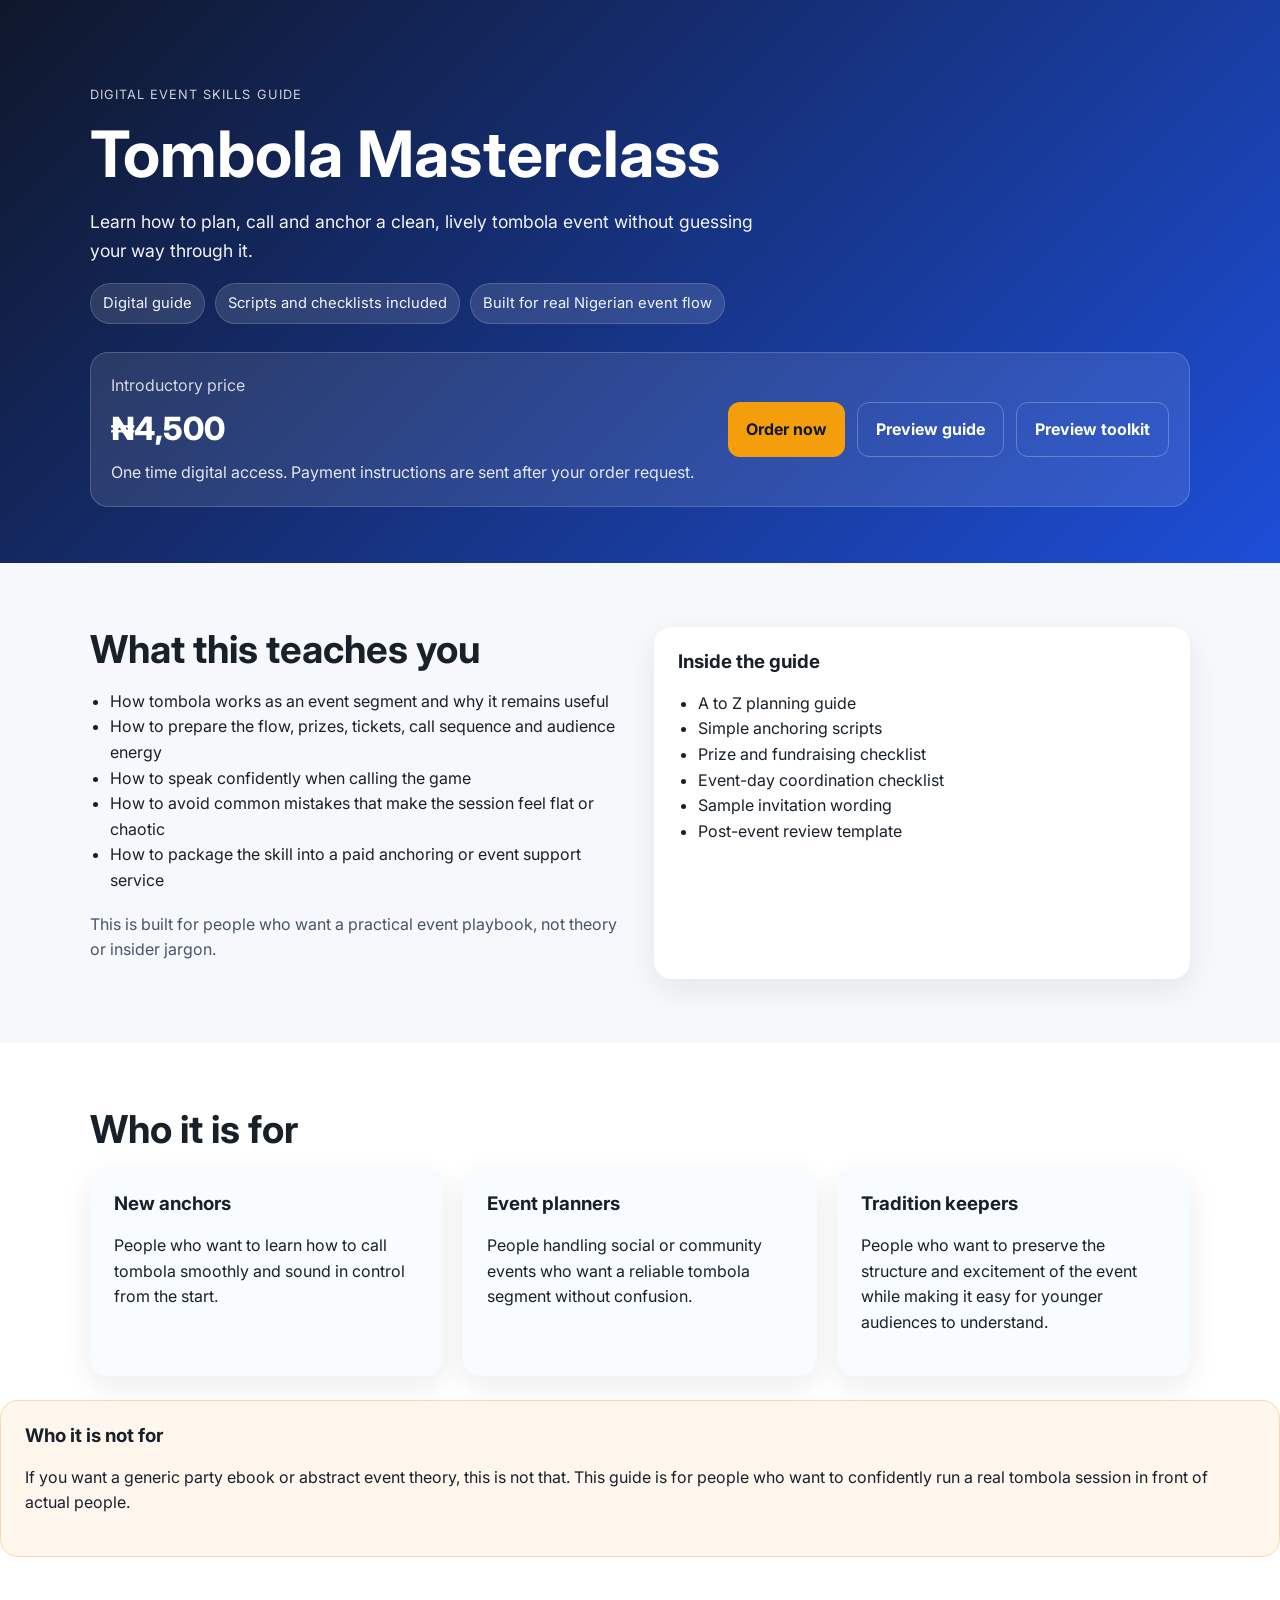
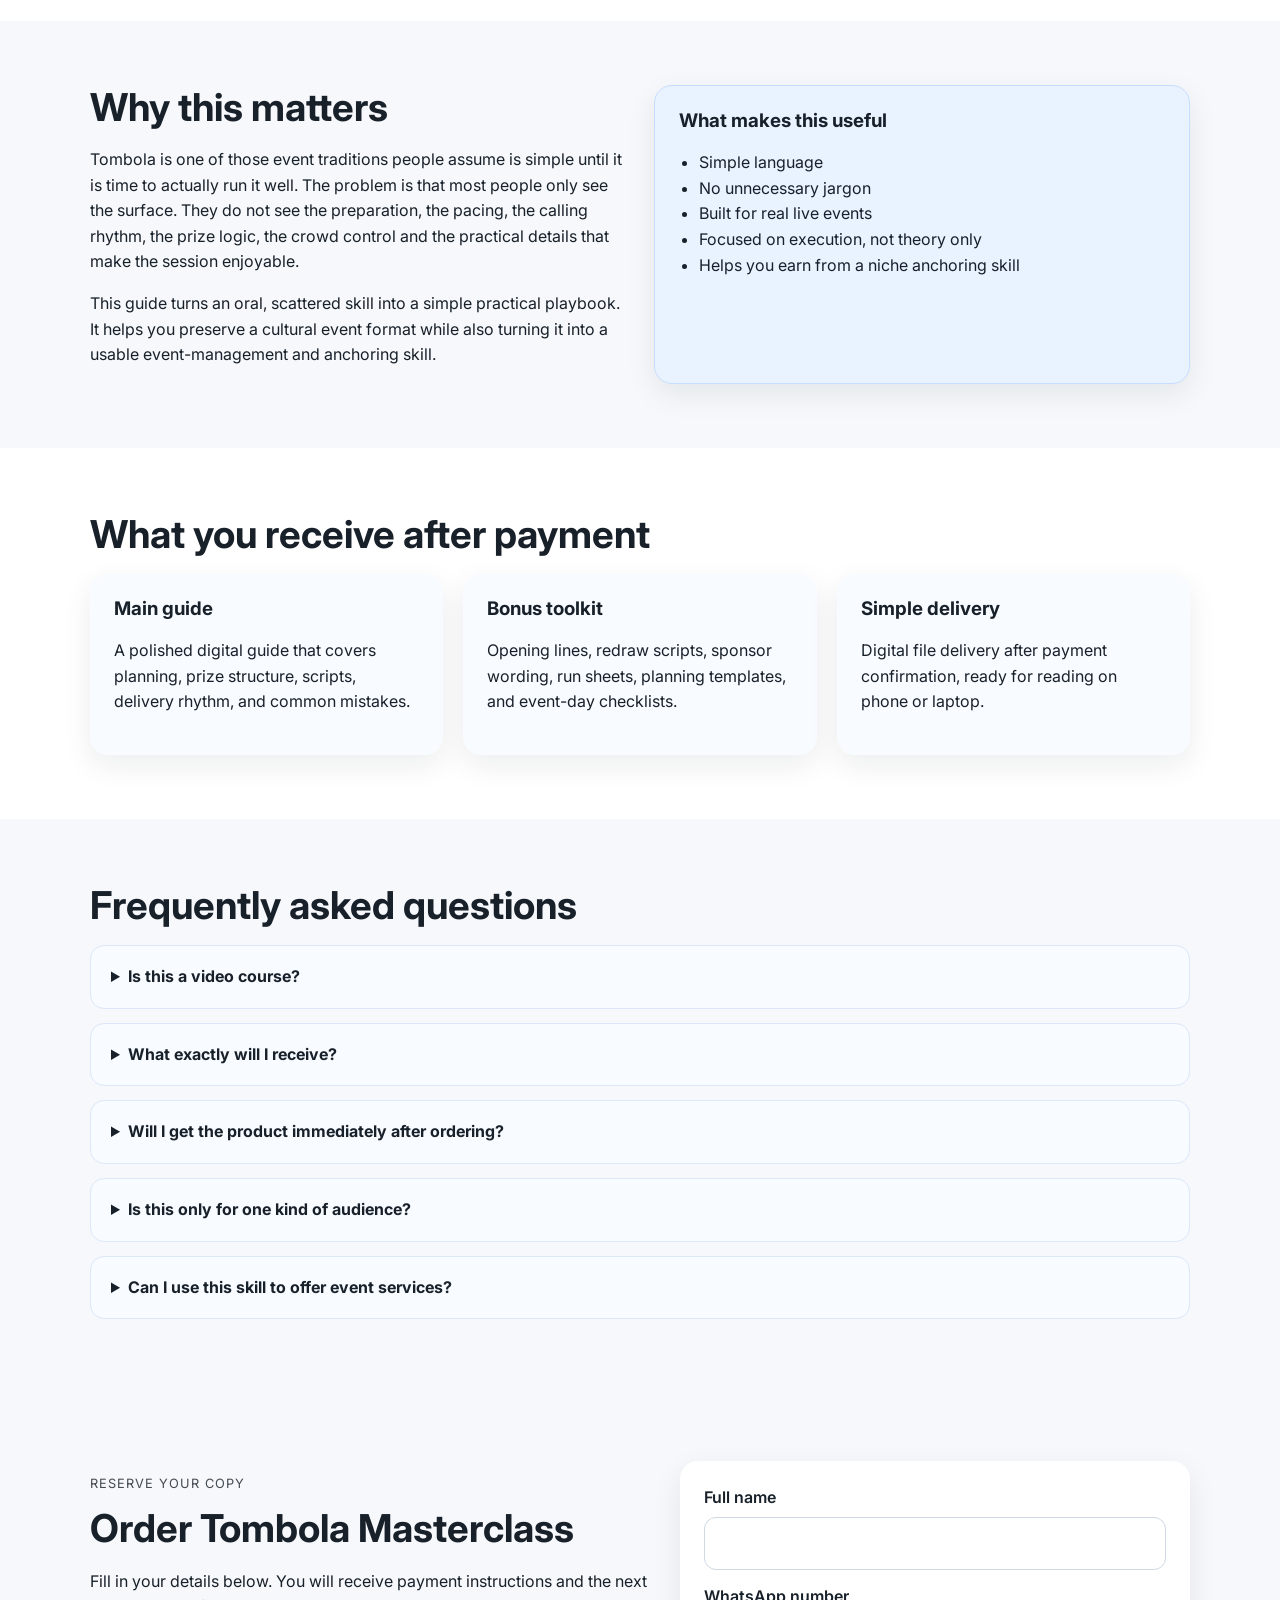
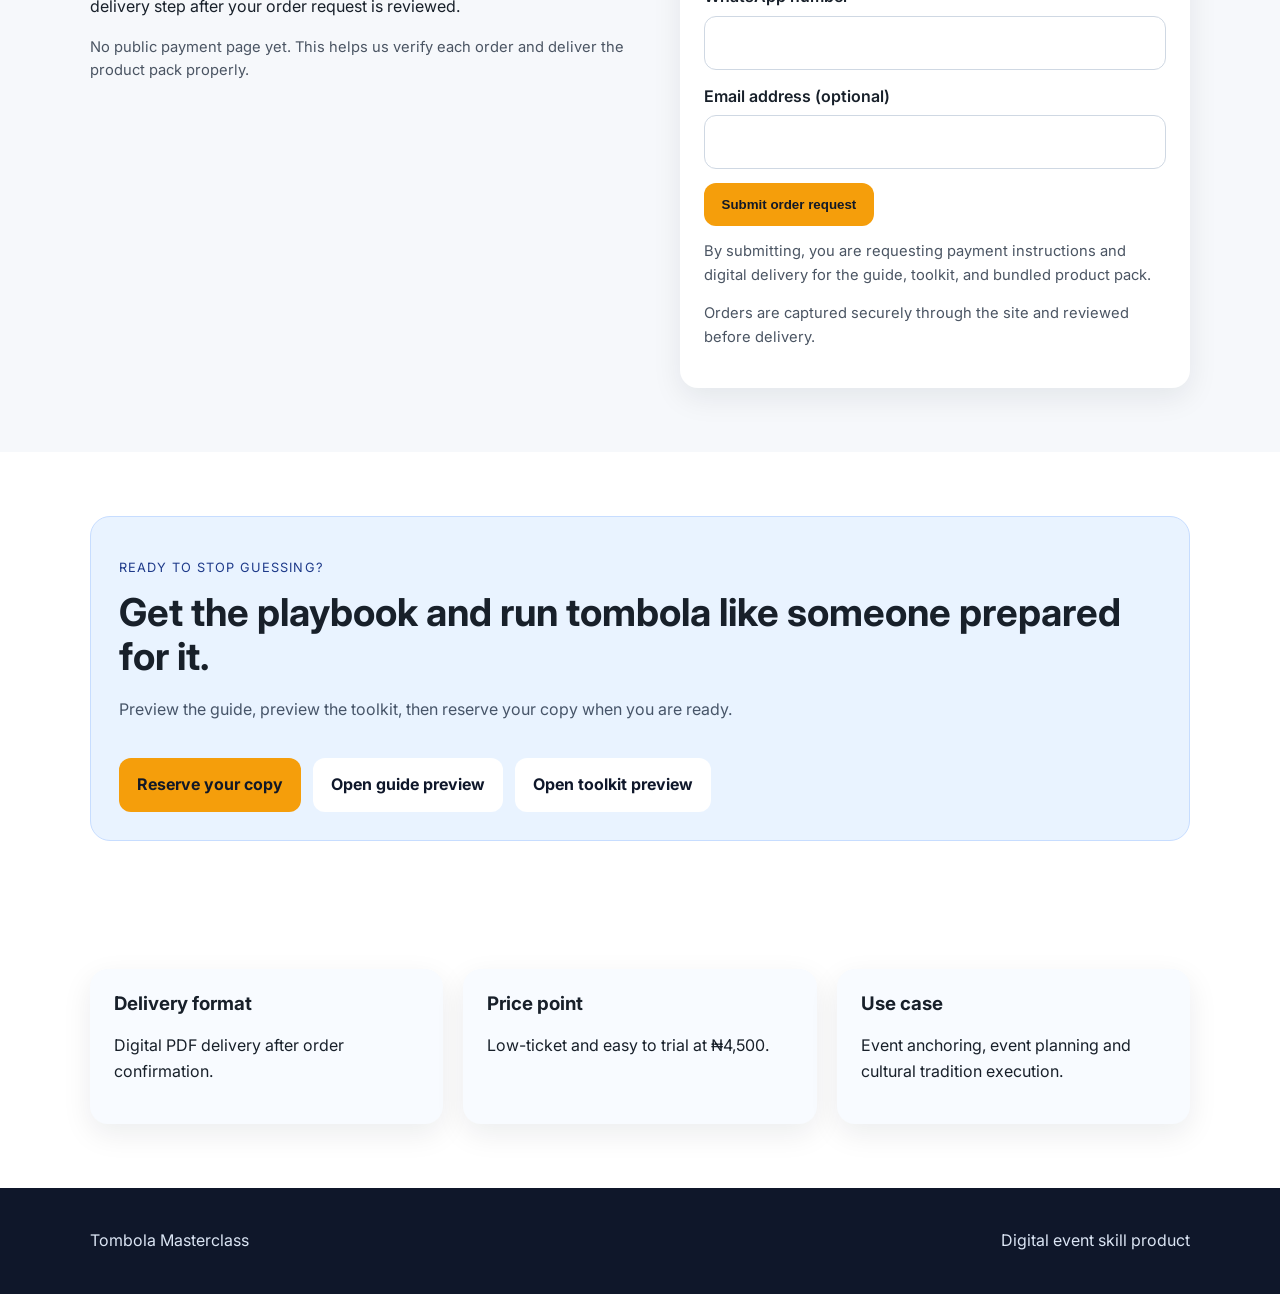
<file: index.html>
<!DOCTYPE html>
<html lang="en">
<head>
  <meta charset="UTF-8">
  <meta name="viewport" content="width=device-width, initial-scale=1.0">
  <title>Tombola Masterclass | Learn to Plan, Call and Run a Memorable Tombola Event</title>
  <meta name="description" content="A practical digital guide that teaches you how to plan, structure and confidently anchor a smooth tombola event with scripts, checklists and templates included.">
  <meta name="theme-color" content="#0f172a">
  <meta property="og:title" content="Tombola Masterclass">
  <meta property="og:description" content="Learn how to plan, call and run a smooth tombola event, with practical scripts, checklists and templates included.">
  <meta property="og:type" content="product">
  <meta property="og:image" content="og-card.svg">
  <meta property="og:image:type" content="image/svg+xml">
  <meta property="og:image:width" content="1200">
  <meta property="og:image:height" content="630">
  <meta name="twitter:card" content="summary_large_image">
  <meta name="twitter:title" content="Tombola Masterclass">
  <meta name="twitter:description" content="Learn how to plan, call and run a smooth tombola event, with practical scripts, checklists and templates included.">
  <meta name="twitter:image" content="og-card.svg">
  <link rel="icon" href="og-card.svg" type="image/svg+xml">
  <script type="application/ld+json">
    {
      "@context": "https://schema.org",
      "@type": "Product",
      "name": "Tombola Masterclass",
      "description": "A practical digital guide that teaches buyers how to plan, structure and confidently anchor a smooth tombola event.",
      "category": "Digital Guide",
      "brand": {
        "@type": "Brand",
        "name": "Tombola Masterclass"
      },
      "offers": {
        "@type": "Offer",
        "priceCurrency": "NGN",
        "price": "4500",
        "availability": "https://schema.org/InStock"
      }
    }
  </script>
  <link rel="preconnect" href="https://fonts.googleapis.com">
  <link rel="preconnect" href="https://fonts.gstatic.com" crossorigin>
  <link href="https://fonts.googleapis.com/css2?family=Inter:wght@400;500;600;700;800&display=swap" rel="stylesheet">
  <link rel="stylesheet" href="styles.css">
</head>
<body>
  <header class="hero">
    <div class="wrap">
      <p class="eyebrow">Digital event skills guide</p>
      <h1>Tombola Masterclass</h1>
      <p class="subhead">Learn how to plan, call and anchor a clean, lively tombola event without guessing your way through it.</p>
      <div class="hero-proof">
        <span>Digital guide</span>
        <span>Scripts and checklists included</span>
        <span>Built for real Nigerian event flow</span>
      </div>
      <div class="hero-card">
        <div>
          <p class="price-label">Introductory price</p>
          <p class="price">₦4,500</p>
          <p class="note">One time digital access. Payment instructions are sent after your order request.</p>
        </div>
        <div class="hero-actions">
          <a class="button primary" href="#order">Order now</a>
          <a class="button secondary" href="guide.html" target="_blank" rel="noopener">Preview guide</a>
          <a class="button secondary" href="assets.html" target="_blank" rel="noopener">Preview toolkit</a>
        </div>
      </div>
    </div>
  </header>

  <main>
    <section class="section">
      <div class="wrap two-col">
        <div>
          <h2>What this teaches you</h2>
          <ul class="checklist">
            <li>How tombola works as an event segment and why it remains useful</li>
            <li>How to prepare the flow, prizes, tickets, call sequence and audience energy</li>
            <li>How to speak confidently when calling the game</li>
            <li>How to avoid common mistakes that make the session feel flat or chaotic</li>
            <li>How to package the skill into a paid anchoring or event support service</li>
          </ul>
          <p class="section-note">This is built for people who want a practical event playbook, not theory or insider jargon.</p>
        </div>
        <div class="panel">
          <h3>Inside the guide</h3>
          <ul>
            <li>A to Z planning guide</li>
            <li>Simple anchoring scripts</li>
            <li>Prize and fundraising checklist</li>
            <li>Event-day coordination checklist</li>
            <li>Sample invitation wording</li>
            <li>Post-event review template</li>
          </ul>
        </div>
      </div>
    </section>

    <section class="section alt">
      <div class="wrap">
        <h2>Who it is for</h2>
        <div class="cards">
          <article class="card">
            <h3>New anchors</h3>
            <p>People who want to learn how to call tombola smoothly and sound in control from the start.</p>
          </article>
          <article class="card">
            <h3>Event planners</h3>
            <p>People handling social or community events who want a reliable tombola segment without confusion.</p>
          </article>
          <article class="card">
            <h3>Tradition keepers</h3>
            <p>People who want to preserve the structure and excitement of the event while making it easy for younger audiences to understand.</p>
          </article>
        </div>
      </div>
      <div class="not-for-box">
        <h3>Who it is not for</h3>
        <p>If you want a generic party ebook or abstract event theory, this is not that. This guide is for people who want to confidently run a real tombola session in front of actual people.</p>
      </div>
    </section>

    <section class="section">
      <div class="wrap two-col">
        <div>
          <h2>Why this matters</h2>
          <p>Tombola is one of those event traditions people assume is simple until it is time to actually run it well. The problem is that most people only see the surface. They do not see the preparation, the pacing, the calling rhythm, the prize logic, the crowd control and the practical details that make the session enjoyable.</p>
          <p>This guide turns an oral, scattered skill into a simple practical playbook. It helps you preserve a cultural event format while also turning it into a usable event-management and anchoring skill.</p>
        </div>
        <div class="panel accent">
          <h3>What makes this useful</h3>
          <ul>
            <li>Simple language</li>
            <li>No unnecessary jargon</li>
            <li>Built for real live events</li>
            <li>Focused on execution, not theory only</li>
            <li>Helps you earn from a niche anchoring skill</li>
          </ul>
        </div>
      </div>
    </section>

    <section class="section alt">
      <div class="wrap">
        <h2>What you receive after payment</h2>
        <div class="cards deliverables-grid">
          <article class="card">
            <h3>Main guide</h3>
            <p>A polished digital guide that covers planning, prize structure, scripts, delivery rhythm, and common mistakes.</p>
          </article>
          <article class="card">
            <h3>Bonus toolkit</h3>
            <p>Opening lines, redraw scripts, sponsor wording, run sheets, planning templates, and event-day checklists.</p>
          </article>
          <article class="card">
            <h3>Simple delivery</h3>
            <p>Digital file delivery after payment confirmation, ready for reading on phone or laptop.</p>
          </article>
        </div>
      </div>
    </section>

    <section class="section">
      <div class="wrap">
        <h2>Frequently asked questions</h2>
        <div class="faq-list">
          <details>
            <summary>Is this a video course?</summary>
            <p>No. This is a digital guide package in PDF format with scripts, templates and checklists included.</p>
          </details>
          <details>
            <summary>What exactly will I receive?</summary>
            <p>You receive the main Tombola Masterclass guide and a separate bonus toolkit with checklists, planning sheets, scripts and templates.</p>
          </details>
          <details>
            <summary>Will I get the product immediately after ordering?</summary>
            <p>You will receive payment instructions after submitting your order. Once payment is confirmed, digital delivery follows online.</p>
          </details>
          <details>
            <summary>Is this only for one kind of audience?</summary>
            <p>No. The guide is positioned around event management and anchoring skill, so it can be adapted to different formal or social settings where tombola is used.</p>
          </details>
          <details>
            <summary>Can I use this skill to offer event services?</summary>
            <p>Yes. The guide is built with monetizable anchoring skill in mind, not just passive knowledge.</p>
          </details>
        </div>
      </div>
    </section>

    <section class="section" id="order">
      <div class="wrap order-layout">
        <div>
          <p class="eyebrow">Reserve your copy</p>
          <h2>Order Tombola Masterclass</h2>
          <p>Fill in your details below. You will receive payment instructions and the next delivery step after your order request is reviewed.</p>
          <p class="tiny">No public payment page yet. This helps us verify each order and deliver the product pack properly.</p>
        </div>
        <form class="order-form" id="orderForm" name="tombola-order" method="POST" action="/thank-you" data-netlify="true" netlify-honeypot="bot-field">
          <input type="hidden" name="form-name" value="tombola-order">
          <p hidden>
            <label>Do not fill this out <input name="bot-field"></label>
          </p>
          <label>
            Full name
            <input type="text" name="name" id="name" required>
          </label>
          <label>
            WhatsApp number
            <input type="tel" name="whatsapp" id="whatsapp" required>
          </label>
          <label>
            Email address (optional)
            <input type="email" name="email" id="email">
          </label>
          <input type="hidden" name="product" value="Tombola Masterclass">
          <input type="hidden" name="price_naira" value="4500">
          <input type="hidden" name="source" id="sourceField" value="">
          <input type="hidden" name="submitted_at" id="submittedAtField" value="">
          <button type="submit" class="button primary" id="submitButton">Submit order request</button>
          <p class="form-note">By submitting, you are requesting payment instructions and digital delivery for the guide, toolkit, and bundled product pack.</p>
          <p class="tiny">Orders are captured securely through the site and reviewed before delivery.</p>
          <p id="formStatus" class="form-status" aria-live="polite"></p>
        </form>
      </div>
    </section>

    <section class="section alt">
      <div class="wrap mini-cta">
        <div>
          <p class="eyebrow dark">Ready to stop guessing?</p>
          <h2>Get the playbook and run tombola like someone prepared for it.</h2>
          <p class="section-note">Preview the guide, preview the toolkit, then reserve your copy when you are ready.</p>
        </div>
        <div class="hero-actions">
          <a class="button primary" href="#order">Reserve your copy</a>
          <a class="button tertiary" href="guide.html" target="_blank" rel="noopener">Open guide preview</a>
          <a class="button tertiary" href="assets.html" target="_blank" rel="noopener">Open toolkit preview</a>
        </div>
      </div>
    </section>

    <section class="section alt">
      <div class="wrap trust-grid">
        <div class="trust-box">
          <h3>Delivery format</h3>
          <p>Digital PDF delivery after order confirmation.</p>
        </div>
        <div class="trust-box">
          <h3>Price point</h3>
          <p>Low-ticket and easy to trial at ₦4,500.</p>
        </div>
        <div class="trust-box">
          <h3>Use case</h3>
          <p>Event anchoring, event planning and cultural tradition execution.</p>
        </div>
      </div>
    </section>
  </main>

  <footer class="footer">
    <div class="wrap footer-inner">
      <p>Tombola Masterclass</p>
      <p>Digital event skill product</p>
    </div>
  </footer>

  <script src="script.js"></script>
</body>
</html>
</file>
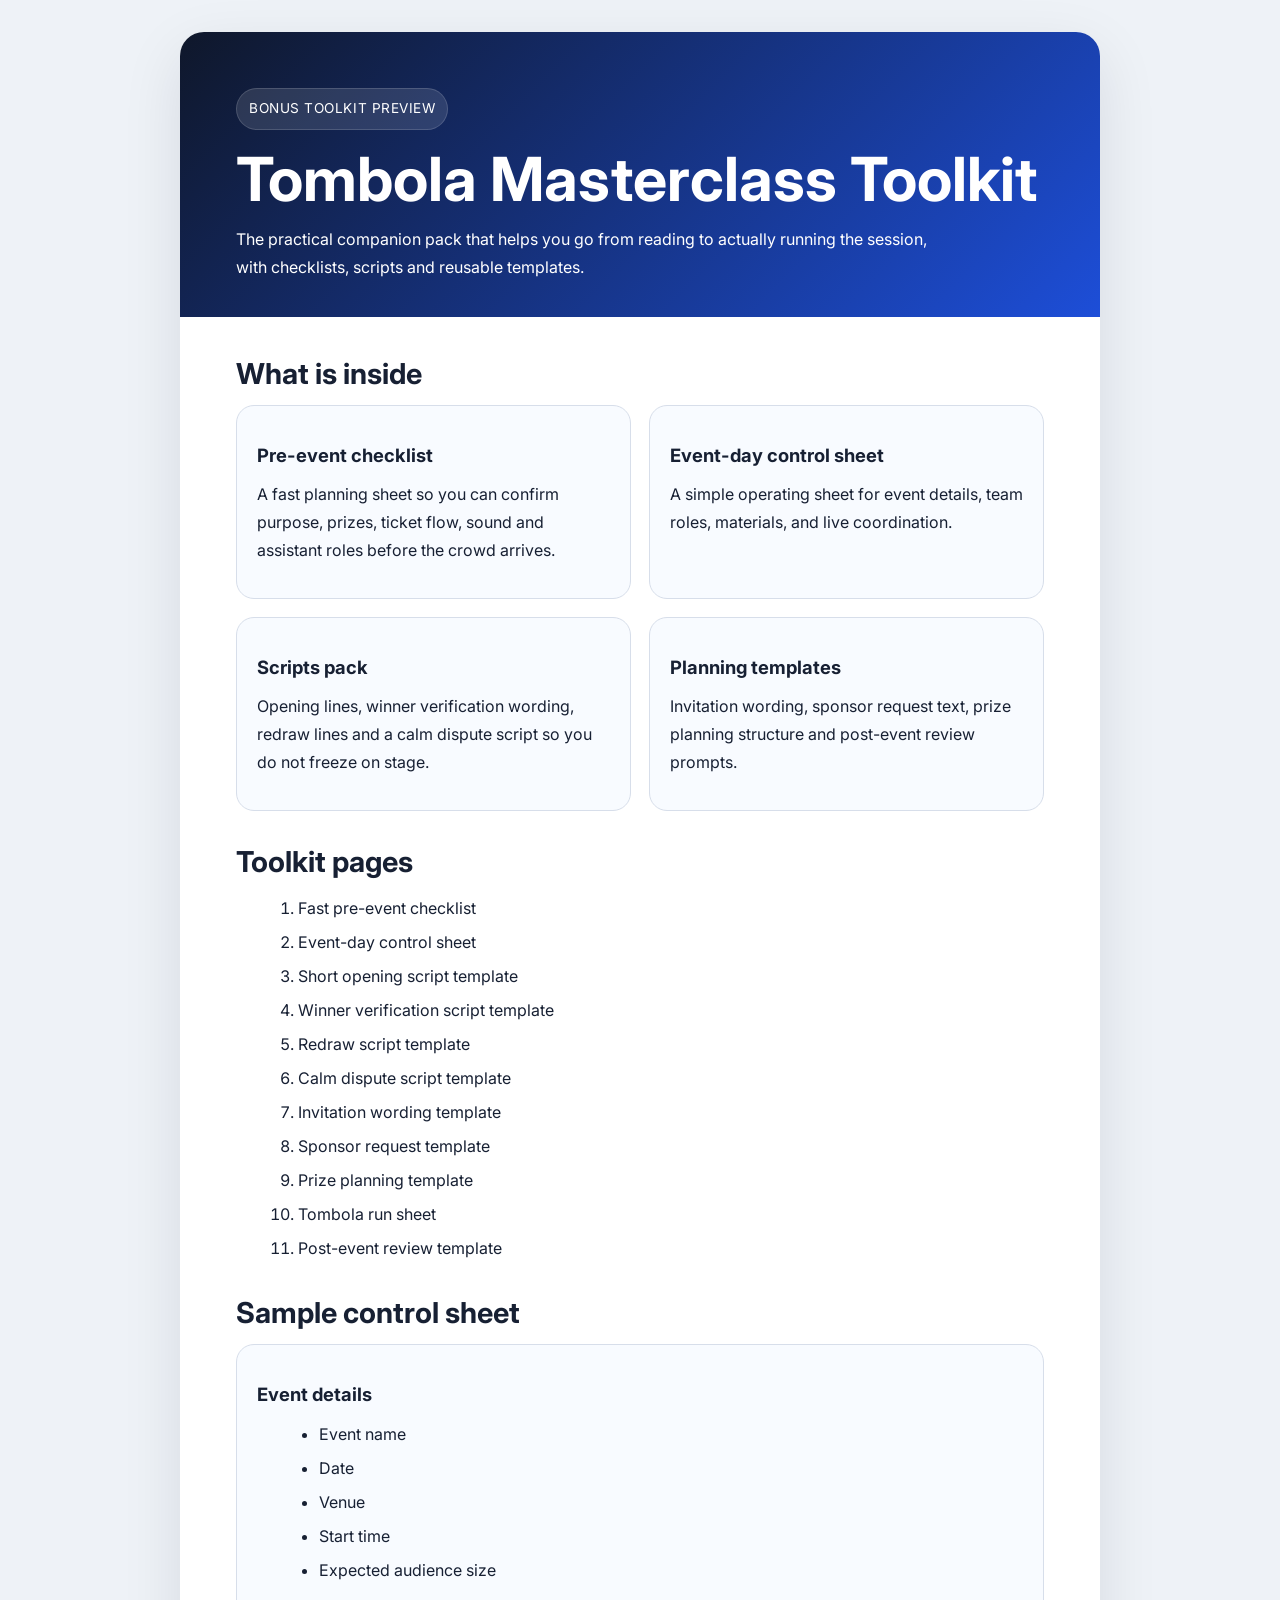
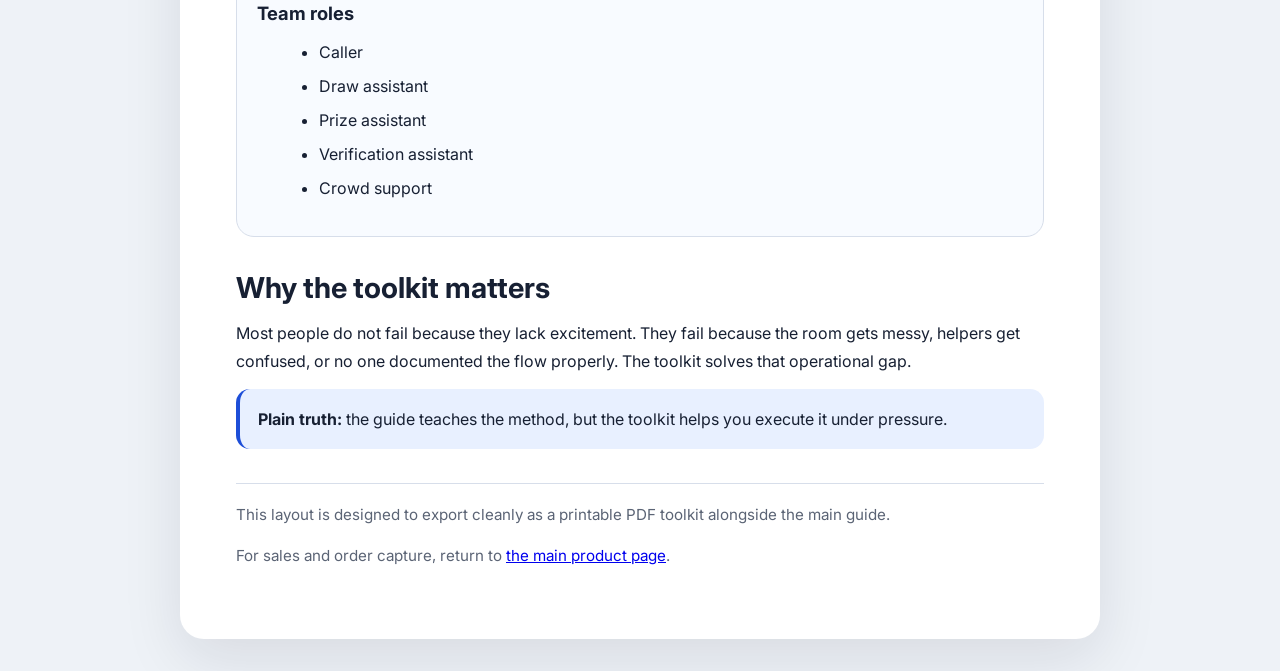
<file: assets.html>
<!DOCTYPE html>
<html lang="en">
<head>
  <meta charset="UTF-8">
  <meta name="viewport" content="width=device-width, initial-scale=1.0">
  <title>Tombola Masterclass Bonus Toolkit</title>
  <meta name="description" content="Preview the Tombola Masterclass bonus toolkit with checklists, scripts, planning templates, and event-day control sheets.">
  <meta name="theme-color" content="#0f172a">
  <meta property="og:title" content="Tombola Masterclass Toolkit Preview">
  <meta property="og:description" content="Preview the Tombola Masterclass bonus toolkit with checklists, scripts, planning templates, and event-day control sheets.">
  <meta property="og:type" content="article">
  <meta property="og:image" content="og-card.svg">
  <meta name="twitter:card" content="summary_large_image">
  <meta name="twitter:title" content="Tombola Masterclass Toolkit Preview">
  <meta name="twitter:description" content="Preview the Tombola Masterclass bonus toolkit with checklists, scripts, planning templates, and event-day control sheets.">
  <meta name="twitter:image" content="og-card.svg">
  <link rel="icon" href="og-card.svg" type="image/svg+xml">
  <link rel="preconnect" href="https://fonts.googleapis.com">
  <link rel="preconnect" href="https://fonts.gstatic.com" crossorigin>
  <link href="https://fonts.googleapis.com/css2?family=Inter:wght@400;500;600;700;800&display=swap" rel="stylesheet">
  <link rel="stylesheet" href="guide.css">
</head>
<body>
  <article class="page">
    <header class="hero">
      <span class="badge">Bonus toolkit preview</span>
      <h1>Tombola Masterclass Toolkit</h1>
      <p>The practical companion pack that helps you go from reading to actually running the session, with checklists, scripts and reusable templates.</p>
    </header>

    <div class="content">
      <section class="section">
        <h2>What is inside</h2>
        <div class="grid">
          <div class="card">
            <h3>Pre-event checklist</h3>
            <p>A fast planning sheet so you can confirm purpose, prizes, ticket flow, sound and assistant roles before the crowd arrives.</p>
          </div>
          <div class="card">
            <h3>Event-day control sheet</h3>
            <p>A simple operating sheet for event details, team roles, materials, and live coordination.</p>
          </div>
          <div class="card">
            <h3>Scripts pack</h3>
            <p>Opening lines, winner verification wording, redraw lines and a calm dispute script so you do not freeze on stage.</p>
          </div>
          <div class="card">
            <h3>Planning templates</h3>
            <p>Invitation wording, sponsor request text, prize planning structure and post-event review prompts.</p>
          </div>
        </div>
      </section>

      <section class="section">
        <h2>Toolkit pages</h2>
        <ol>
          <li>Fast pre-event checklist</li>
          <li>Event-day control sheet</li>
          <li>Short opening script template</li>
          <li>Winner verification script template</li>
          <li>Redraw script template</li>
          <li>Calm dispute script template</li>
          <li>Invitation wording template</li>
          <li>Sponsor request template</li>
          <li>Prize planning template</li>
          <li>Tombola run sheet</li>
          <li>Post-event review template</li>
        </ol>
      </section>

      <section class="section">
        <h2>Sample control sheet</h2>
        <div class="card">
          <h3>Event details</h3>
          <ul>
            <li>Event name</li>
            <li>Date</li>
            <li>Venue</li>
            <li>Start time</li>
            <li>Expected audience size</li>
          </ul>
          <h3>Team roles</h3>
          <ul>
            <li>Caller</li>
            <li>Draw assistant</li>
            <li>Prize assistant</li>
            <li>Verification assistant</li>
            <li>Crowd support</li>
          </ul>
        </div>
      </section>

      <section class="section">
        <h2>Why the toolkit matters</h2>
        <p>Most people do not fail because they lack excitement. They fail because the room gets messy, helpers get confused, or no one documented the flow properly. The toolkit solves that operational gap.</p>
        <div class="callout">
          <strong>Plain truth:</strong> the guide teaches the method, but the toolkit helps you execute it under pressure.
        </div>
      </section>

      <section class="section footer">
        <p>This layout is designed to export cleanly as a printable PDF toolkit alongside the main guide.</p>
        <p class="small">For sales and order capture, return to <a href="index.html">the main product page</a>.</p>
      </section>
    </div>
  </article>
</body>
</html>
</file>
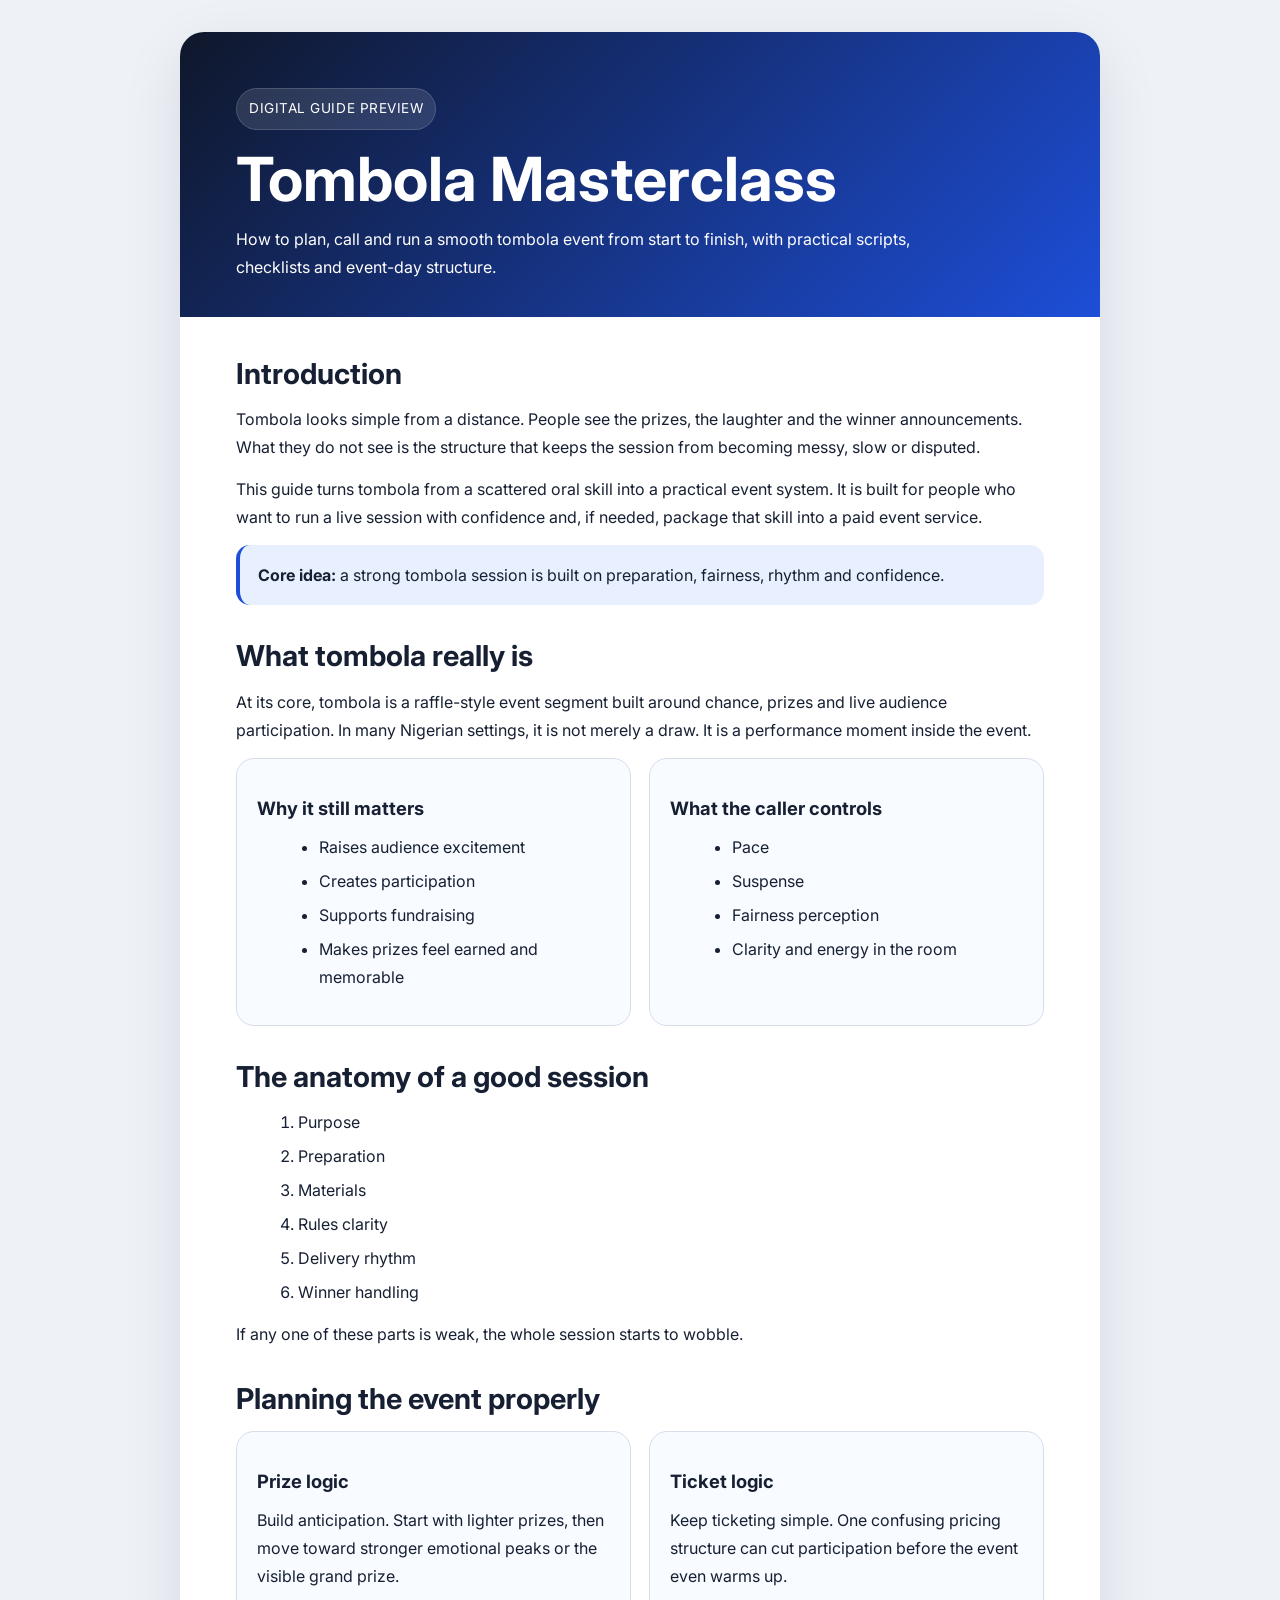
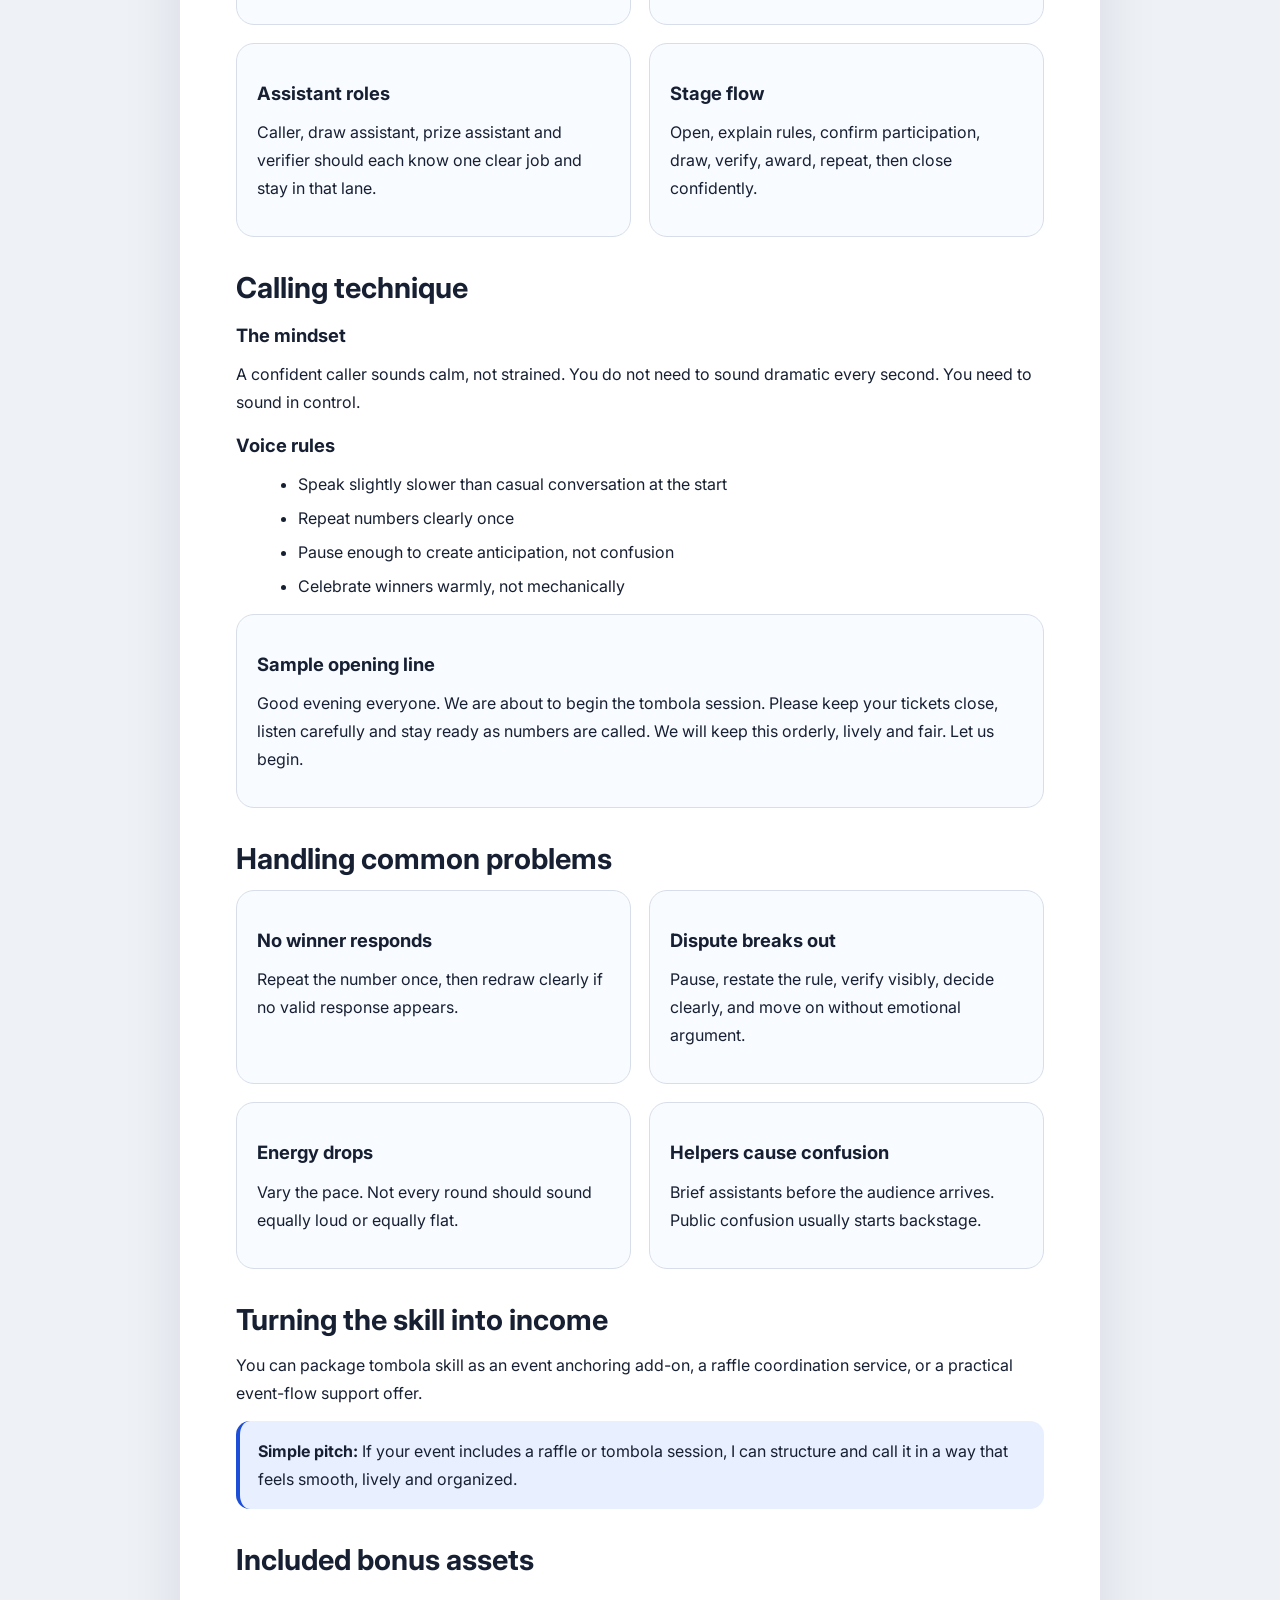
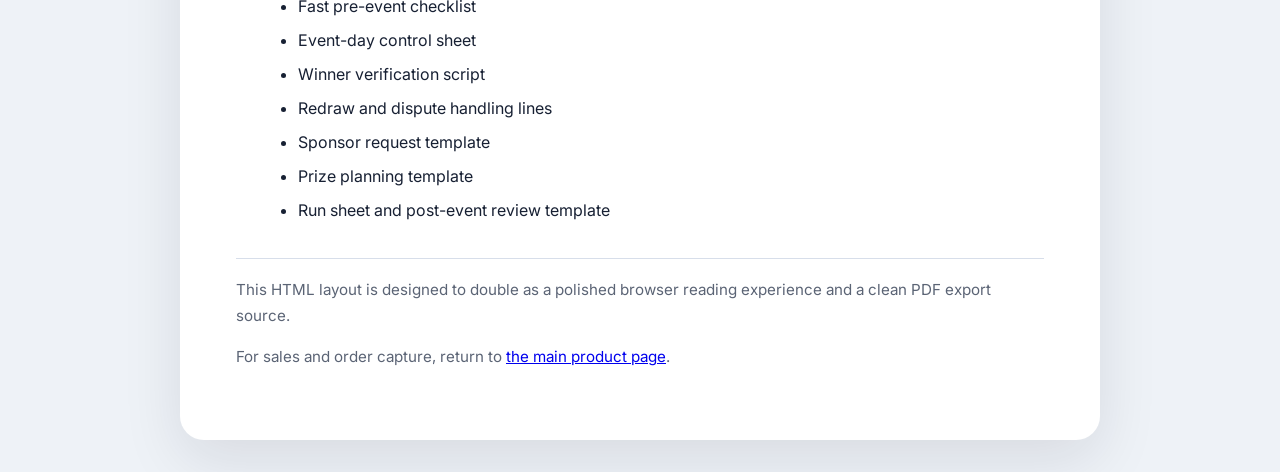
<file: guide.html>
<!DOCTYPE html>
<html lang="en">
<head>
  <meta charset="UTF-8">
  <meta name="viewport" content="width=device-width, initial-scale=1.0">
  <title>Tombola Masterclass Guide</title>
  <meta name="description" content="Preview the polished Tombola Masterclass guide layout.">
  <meta name="theme-color" content="#0f172a">
  <meta property="og:title" content="Tombola Masterclass Guide Preview">
  <meta property="og:description" content="Preview the polished Tombola Masterclass guide layout.">
  <meta property="og:type" content="article">
  <meta property="og:image" content="og-card.svg">
  <meta name="twitter:card" content="summary_large_image">
  <meta name="twitter:title" content="Tombola Masterclass Guide Preview">
  <meta name="twitter:description" content="Preview the polished Tombola Masterclass guide layout.">
  <meta name="twitter:image" content="og-card.svg">
  <link rel="icon" href="og-card.svg" type="image/svg+xml">
  <link rel="preconnect" href="https://fonts.googleapis.com">
  <link rel="preconnect" href="https://fonts.gstatic.com" crossorigin>
  <link href="https://fonts.googleapis.com/css2?family=Inter:wght@400;500;600;700;800&display=swap" rel="stylesheet">
  <link rel="stylesheet" href="guide.css">
</head>
<body>
  <article class="page">
    <header class="hero">
      <span class="badge">Digital guide preview</span>
      <h1>Tombola Masterclass</h1>
      <p>How to plan, call and run a smooth tombola event from start to finish, with practical scripts, checklists and event-day structure.</p>
    </header>

    <div class="content">
      <section class="section">
        <h2>Introduction</h2>
        <p>Tombola looks simple from a distance. People see the prizes, the laughter and the winner announcements. What they do not see is the structure that keeps the session from becoming messy, slow or disputed.</p>
        <p>This guide turns tombola from a scattered oral skill into a practical event system. It is built for people who want to run a live session with confidence and, if needed, package that skill into a paid event service.</p>
        <div class="callout">
          <strong>Core idea:</strong> a strong tombola session is built on preparation, fairness, rhythm and confidence.
        </div>
      </section>

      <section class="section">
        <h2>What tombola really is</h2>
        <p>At its core, tombola is a raffle-style event segment built around chance, prizes and live audience participation. In many Nigerian settings, it is not merely a draw. It is a performance moment inside the event.</p>
        <div class="grid">
          <div class="card">
            <h3>Why it still matters</h3>
            <ul>
              <li>Raises audience excitement</li>
              <li>Creates participation</li>
              <li>Supports fundraising</li>
              <li>Makes prizes feel earned and memorable</li>
            </ul>
          </div>
          <div class="card">
            <h3>What the caller controls</h3>
            <ul>
              <li>Pace</li>
              <li>Suspense</li>
              <li>Fairness perception</li>
              <li>Clarity and energy in the room</li>
            </ul>
          </div>
        </div>
      </section>

      <section class="section">
        <h2>The anatomy of a good session</h2>
        <ol>
          <li>Purpose</li>
          <li>Preparation</li>
          <li>Materials</li>
          <li>Rules clarity</li>
          <li>Delivery rhythm</li>
          <li>Winner handling</li>
        </ol>
        <p>If any one of these parts is weak, the whole session starts to wobble.</p>
      </section>

      <section class="section">
        <h2>Planning the event properly</h2>
        <div class="grid">
          <div class="card">
            <h3>Prize logic</h3>
            <p>Build anticipation. Start with lighter prizes, then move toward stronger emotional peaks or the visible grand prize.</p>
          </div>
          <div class="card">
            <h3>Ticket logic</h3>
            <p>Keep ticketing simple. One confusing pricing structure can cut participation before the event even warms up.</p>
          </div>
          <div class="card">
            <h3>Assistant roles</h3>
            <p>Caller, draw assistant, prize assistant and verifier should each know one clear job and stay in that lane.</p>
          </div>
          <div class="card">
            <h3>Stage flow</h3>
            <p>Open, explain rules, confirm participation, draw, verify, award, repeat, then close confidently.</p>
          </div>
        </div>
      </section>

      <section class="section">
        <h2>Calling technique</h2>
        <h3>The mindset</h3>
        <p>A confident caller sounds calm, not strained. You do not need to sound dramatic every second. You need to sound in control.</p>
        <h3>Voice rules</h3>
        <ul>
          <li>Speak slightly slower than casual conversation at the start</li>
          <li>Repeat numbers clearly once</li>
          <li>Pause enough to create anticipation, not confusion</li>
          <li>Celebrate winners warmly, not mechanically</li>
        </ul>
        <div class="card">
          <h3>Sample opening line</h3>
          <p>Good evening everyone. We are about to begin the tombola session. Please keep your tickets close, listen carefully and stay ready as numbers are called. We will keep this orderly, lively and fair. Let us begin.</p>
        </div>
      </section>

      <section class="section">
        <h2>Handling common problems</h2>
        <div class="grid">
          <div class="card">
            <h3>No winner responds</h3>
            <p>Repeat the number once, then redraw clearly if no valid response appears.</p>
          </div>
          <div class="card">
            <h3>Dispute breaks out</h3>
            <p>Pause, restate the rule, verify visibly, decide clearly, and move on without emotional argument.</p>
          </div>
          <div class="card">
            <h3>Energy drops</h3>
            <p>Vary the pace. Not every round should sound equally loud or equally flat.</p>
          </div>
          <div class="card">
            <h3>Helpers cause confusion</h3>
            <p>Brief assistants before the audience arrives. Public confusion usually starts backstage.</p>
          </div>
        </div>
      </section>

      <section class="section">
        <h2>Turning the skill into income</h2>
        <p>You can package tombola skill as an event anchoring add-on, a raffle coordination service, or a practical event-flow support offer.</p>
        <div class="callout">
          <strong>Simple pitch:</strong> If your event includes a raffle or tombola session, I can structure and call it in a way that feels smooth, lively and organized.
        </div>
      </section>

      <section class="section">
        <h2>Included bonus assets</h2>
        <ul>
          <li>Fast pre-event checklist</li>
          <li>Event-day control sheet</li>
          <li>Winner verification script</li>
          <li>Redraw and dispute handling lines</li>
          <li>Sponsor request template</li>
          <li>Prize planning template</li>
          <li>Run sheet and post-event review template</li>
        </ul>
      </section>

      <section class="section footer">
        <p>This HTML layout is designed to double as a polished browser reading experience and a clean PDF export source.</p>
        <p class="small">For sales and order capture, return to <a href="index.html">the main product page</a>.</p>
      </section>
    </div>
  </article>
</body>
</html>
</file>
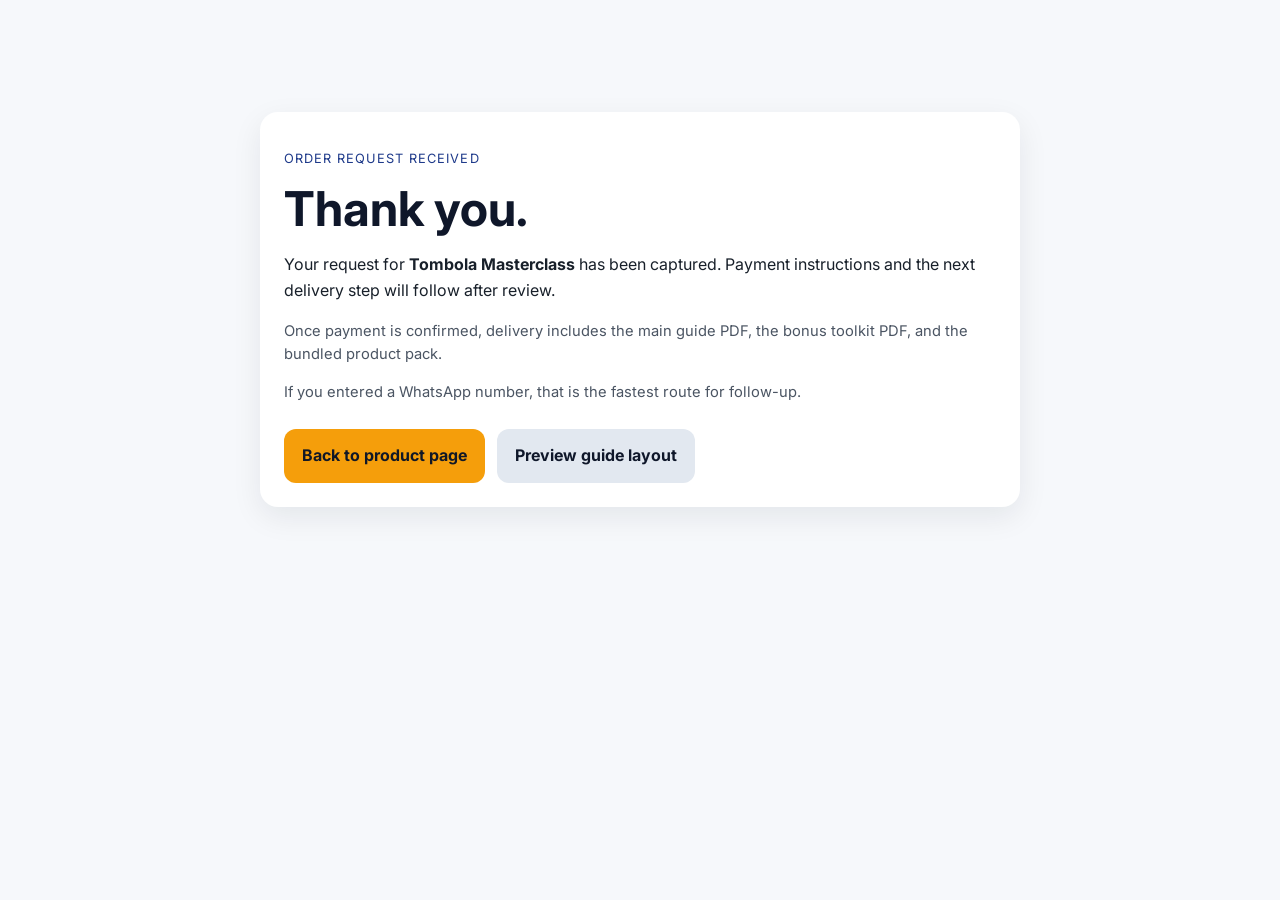
<file: thank-you.html>
<!DOCTYPE html>
<html lang="en">
<head>
  <meta charset="UTF-8">
  <meta name="viewport" content="width=device-width, initial-scale=1.0">
  <title>Thank You | Tombola Masterclass</title>
  <meta name="description" content="Your Tombola Masterclass order request has been received.">
  <meta name="theme-color" content="#0f172a">
  <meta property="og:title" content="Thank You | Tombola Masterclass">
  <meta property="og:description" content="Your Tombola Masterclass order request has been received.">
  <meta property="og:type" content="website">
  <meta property="og:image" content="og-card.svg">
  <meta name="twitter:card" content="summary_large_image">
  <meta name="twitter:title" content="Thank You | Tombola Masterclass">
  <meta name="twitter:description" content="Your Tombola Masterclass order request has been received.">
  <meta name="twitter:image" content="og-card.svg">
  <link rel="icon" href="og-card.svg" type="image/svg+xml">
  <link rel="preconnect" href="https://fonts.googleapis.com">
  <link rel="preconnect" href="https://fonts.gstatic.com" crossorigin>
  <link href="https://fonts.googleapis.com/css2?family=Inter:wght@400;500;600;700;800&display=swap" rel="stylesheet">
  <link rel="stylesheet" href="styles.css">
</head>
<body>
  <main class="section">
    <div class="wrap">
      <div class="panel" style="max-width: 760px; margin: 48px auto;">
        <p class="eyebrow dark">Order request received</p>
        <h1 style="font-size: clamp(2rem, 5vw, 3rem); color: #0f172a;">Thank you.</h1>
        <p>Your request for <strong>Tombola Masterclass</strong> has been captured. Payment instructions and the next delivery step will follow after review.</p>
        <p class="tiny">Once payment is confirmed, delivery includes the main guide PDF, the bonus toolkit PDF, and the bundled product pack.</p>
        <p class="tiny">If you entered a WhatsApp number, that is the fastest route for follow-up.</p>
        <div class="hero-actions" style="margin-top: 24px;">
          <a class="button primary" href="index.html">Back to product page</a>
          <a class="button" href="guide.html" style="background: #e2e8f0; color: #0f172a;">Preview guide layout</a>
        </div>
      </div>
    </div>
  </main>
</body>
</html>
</file>
<file: styles.css>
* { box-sizing: border-box; }
body {
  margin: 0;
  font-family: 'Inter', sans-serif;
  color: #18202a;
  background: #f6f8fb;
  line-height: 1.6;
}
.wrap {
  width: min(1100px, calc(100% - 32px));
  margin: 0 auto;
}
.hero {
  background: linear-gradient(135deg, #0f172a, #1d4ed8);
  color: white;
  padding: 72px 0 56px;
}
.eyebrow {
  text-transform: uppercase;
  letter-spacing: 0.08em;
  font-size: 0.8rem;
  opacity: 0.8;
  margin-bottom: 12px;
}
h1, h2, h3 { line-height: 1.15; margin-top: 0; }
h1 { font-size: clamp(2.3rem, 6vw, 4rem); margin-bottom: 16px; }
h2 { font-size: clamp(1.7rem, 4vw, 2.4rem); margin-bottom: 18px; }
.subhead { max-width: 700px; font-size: 1.1rem; opacity: 0.95; }
.hero-proof {
  display: flex;
  gap: 10px;
  flex-wrap: wrap;
  margin-top: 18px;
}
.hero-proof span {
  background: rgba(255,255,255,0.12);
  border: 1px solid rgba(255,255,255,0.16);
  color: #eff6ff;
  border-radius: 999px;
  padding: 8px 12px;
  font-size: 0.92rem;
}
.hero-card {
  margin-top: 28px;
  background: rgba(255,255,255,0.1);
  border: 1px solid rgba(255,255,255,0.18);
  border-radius: 18px;
  padding: 20px;
  display: flex;
  gap: 16px;
  align-items: center;
  justify-content: space-between;
  flex-wrap: wrap;
}
.price-label { margin: 0 0 4px; opacity: 0.8; }
.price { font-size: 2rem; font-weight: 800; margin: 0 0 6px; }
.note { margin: 0; opacity: 0.88; }
.hero-actions {
  display: flex;
  gap: 12px;
  flex-wrap: wrap;
}
.section { padding: 64px 0; }
.section.alt { background: white; }
.two-col {
  display: grid;
  grid-template-columns: repeat(2, minmax(0, 1fr));
  gap: 28px;
}
.panel, .card, .trust-box, .order-form {
  background: white;
  border-radius: 18px;
  padding: 24px;
  box-shadow: 0 10px 30px rgba(15, 23, 42, 0.08);
}
.alt .panel, .alt .card, .alt .trust-box { background: #f8fbff; }
.panel.accent {
  background: #e9f3ff;
  border: 1px solid #c7ddff;
}
.checklist, .panel ul { padding-left: 20px; }
.section-note {
  margin-top: 18px;
  color: #475569;
}
.not-for-box {
  margin-top: 24px;
  background: #fff7ed;
  border: 1px solid #fed7aa;
  border-radius: 18px;
  padding: 24px;
}
.cards, .trust-grid {
  display: grid;
  grid-template-columns: repeat(3, minmax(0, 1fr));
  gap: 20px;
}
.faq-list details {
  background: #f8fbff;
  border: 1px solid #dce8f8;
  border-radius: 14px;
  padding: 18px 20px;
  margin-bottom: 14px;
}
.faq-list summary { font-weight: 700; cursor: pointer; }
.order-layout {
  display: grid;
  grid-template-columns: 1.1fr 1fr;
  gap: 28px;
  align-items: start;
}
.order-form label {
  display: block;
  font-weight: 600;
  margin-bottom: 14px;
}
.order-form input {
  width: 100%;
  margin-top: 6px;
  border: 1px solid #cfd8e3;
  border-radius: 12px;
  padding: 13px 14px;
  font: inherit;
}
.button {
  display: inline-flex;
  align-items: center;
  justify-content: center;
  border: none;
  border-radius: 12px;
  padding: 14px 18px;
  font-weight: 700;
  text-decoration: none;
  cursor: pointer;
}
.button.primary {
  background: #f59e0b;
  color: #111827;
}
.button.secondary {
  background: transparent;
  color: white;
  border: 1px solid rgba(255,255,255,0.25);
}
.button.tertiary {
  background: white;
  color: #0f172a;
}
.button:disabled {
  cursor: wait;
  opacity: 0.7;
}
.mini-cta {
  display: flex;
  align-items: center;
  justify-content: space-between;
  gap: 20px;
  flex-wrap: wrap;
  background: #e9f3ff;
  border: 1px solid #c7ddff;
  border-radius: 20px;
  padding: 28px;
}
.eyebrow.dark {
  color: #1e3a8a;
  opacity: 1;
}
.form-note, .tiny, .form-status { font-size: 0.92rem; color: #4b5563; }
.form-status.is-success { color: #166534; }
.form-status.is-error { color: #b91c1c; }
.footer {
  background: #0f172a;
  color: #dbe5f4;
  padding: 24px 0;
}
.footer-inner {
  display: flex;
  justify-content: space-between;
  gap: 12px;
  flex-wrap: wrap;
}
@media (max-width: 820px) {
  .two-col, .cards, .trust-grid, .order-layout { grid-template-columns: 1fr; }
  .hero-actions, .mini-cta { width: 100%; }
}
</file>
<file: guide.css>
:root {
  color-scheme: light;
  --ink: #172033;
  --muted: #5b6475;
  --line: #d7deea;
  --paper: #ffffff;
  --accent: #1d4ed8;
  --accent-soft: #e8f0ff;
}
* { box-sizing: border-box; }
body {
  margin: 0;
  font-family: 'Inter', sans-serif;
  color: var(--ink);
  background: #eef2f7;
  line-height: 1.75;
}
.page {
  width: min(920px, calc(100% - 32px));
  margin: 32px auto;
  background: var(--paper);
  border-radius: 24px;
  box-shadow: 0 20px 60px rgba(15, 23, 42, 0.10);
  overflow: hidden;
}
.hero {
  padding: 56px 56px 36px;
  background: linear-gradient(135deg, #0f172a, #1d4ed8);
  color: white;
}
.badge {
  display: inline-block;
  padding: 8px 12px;
  border-radius: 999px;
  background: rgba(255,255,255,0.12);
  border: 1px solid rgba(255,255,255,0.15);
  font-size: 0.85rem;
  letter-spacing: 0.04em;
  text-transform: uppercase;
}
.hero h1 { font-size: clamp(2.2rem, 5vw, 3.8rem); margin: 16px 0 12px; line-height: 1.1; }
.hero p { max-width: 700px; margin: 0; }
.content { padding: 40px 56px 56px; }
.section + .section { margin-top: 34px; }
h2, h3 { line-height: 1.2; margin: 0 0 14px; }
h2 { font-size: 1.8rem; }
h3 { font-size: 1.15rem; margin-top: 18px; }
p { margin: 0 0 14px; }
ul, ol { margin: 0 0 14px 22px; }
li + li { margin-top: 6px; }
.grid {
  display: grid;
  grid-template-columns: repeat(2, minmax(0, 1fr));
  gap: 18px;
}
.card {
  background: #f8fbff;
  border: 1px solid var(--line);
  border-radius: 18px;
  padding: 20px;
}
.callout {
  background: var(--accent-soft);
  border-left: 4px solid var(--accent);
  padding: 16px 18px;
  border-radius: 14px;
}
.small { color: var(--muted); }
.footer {
  margin-top: 36px;
  padding-top: 18px;
  border-top: 1px solid var(--line);
  color: var(--muted);
  font-size: 0.95rem;
}
@media (max-width: 760px) {
  .hero, .content { padding: 28px 22px; }
  .grid { grid-template-columns: 1fr; }
}
@media print {
  body { background: white; }
  .page { width: 100%; margin: 0; border-radius: 0; box-shadow: none; }
  .hero { print-color-adjust: exact; -webkit-print-color-adjust: exact; }
  a { color: inherit; text-decoration: none; }
}
</file>
